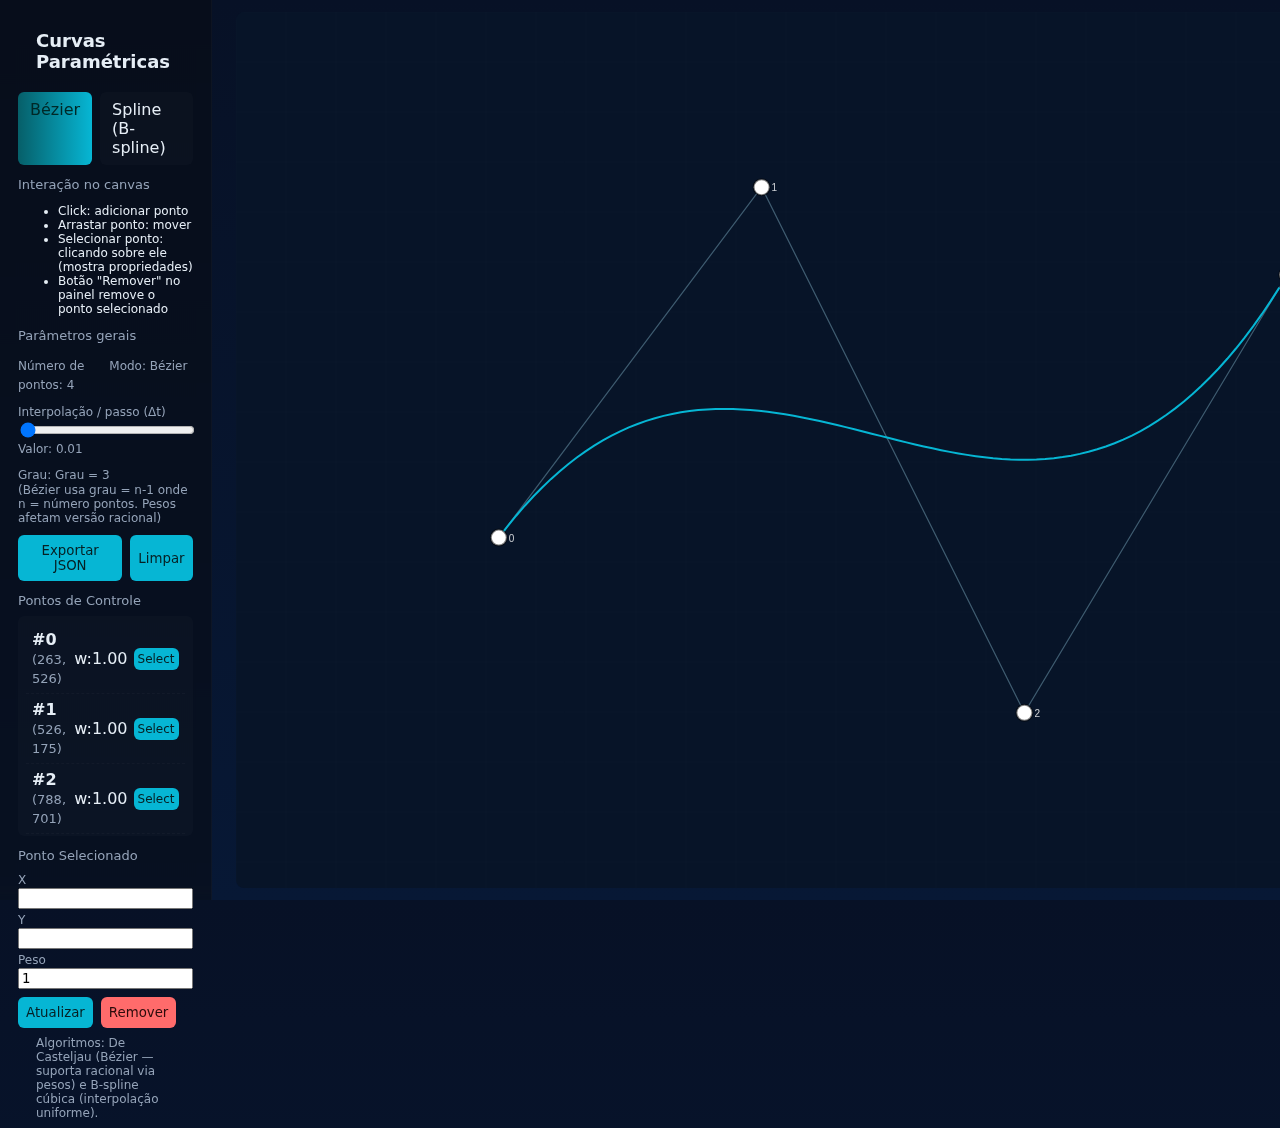
<file: curvas/index.html>
<!DOCTYPE html>
<html lang="pt-BR">
  <head>
    <meta charset="utf-8" />
    <meta name="viewport" content="width=device-width, initial-scale=1" />
    <title>
      Curvas Paramétricas — Bézier & Spline (De Casteljau / B-spline)
    </title>
    <link rel="stylesheet" href="styles.css" />
  </head>
  <body>
    <div class="sidebar">
      <header>
        <h1>Curvas Paramétricas</h1>
      </header>

      <div class="tabs" role="tablist">
        <div class="tab active" id="tab-bezier">Bézier</div>
        <div class="tab" id="tab-spline">Spline (B-spline)</div>
      </div>

      <section style="margin-top: 12px">
        <div class="muted">Interação no canvas</div>
        <ul class="small">
          <li>Click: adicionar ponto</li>
          <li>Arrastar ponto: mover</li>
          <li>Selecionar ponto: clicando sobre ele (mostra propriedades)</li>
          <li>Botão "Remover" no painel remove o ponto selecionado</li>
        </ul>
      </section>

      <section style="margin-top: 12px">
        <div class="muted">Parâmetros gerais</div>
        <div class="controls">
          <div>
            <label>Número de pontos: <span id="count">0</span></label>
          </div>
          <div>
            <label>Modo: <span id="modeView">Bézier</span></label>
          </div>
        </div>

        <div style="margin-top: 8px">
          <label>Interpolação / passo (Δt)</label>
          <input
            id="step"
            type="range"
            min="0.011"
            max="0.05"
            step="0.001"
            value="0.01"
          />
          <div class="small muted">Valor: <span id="stepVal">0.01</span></div>
        </div>

        <div style="margin-top: 8px" id="bezierPanel">
          <label>Grau: <span id="degLabel">Auto (n-1)</span></label>
          <div class="small muted">
            (Bézier usa grau = n-1 onde n = número pontos. Pesos afetam versão
            racional)
          </div>
        </div>

        <div style="margin-top: 8px" id="splinePanel" hidden>
          <label>Grau B-spline:</label>
          <select id="splineDegree">
            <option value="2">2 (quadrática)</option>
            <option value="3" selected>3 (cúbica)</option>
            <option value="4">4</option>
          </select>
        </div>

        <div style="margin-top: 10px" class="row">
          <button class="btn" id="exportBtn">Exportar JSON</button>
          <button class="btn" id="clearBtn">Limpar</button>
        </div>
      </section>

      <section style="margin-top: 12px">
        <div class="muted">Pontos de Controle</div>
        <div class="list" id="pointsList"></div>
      </section>

      <section style="margin-top: 12px">
        <div class="muted">Ponto Selecionado</div>
        <div style="margin-top: 6px">
          <label>X</label>
          <input id="selX" type="number" step="1" />
          <label>Y</label>
          <input id="selY" type="number" step="1" />
          <label>Peso</label>
          <input id="selW" type="number" step="0.1" value="1" />
          <div style="margin-top: 8px" class="row">
            <button class="btn" id="updatePt">Atualizar</button>
            <button class="btn danger" id="removePt">Remover</button>
          </div>
        </div>
      </section>

      <footer>
        <div class="small muted">
          Algoritmos: De Casteljau (Bézier — suporta racional via pesos) e
          B-spline cúbica (interpolação uniforme).
        </div>
      </footer>
    </div>

    <div class="main">
      <div class="canvas-wrap">
        <canvas id="c" width="1200" height="800"></canvas>
      </div>
    </div>

    <script src="script.js"></script>
  </body>
</html>
</file>
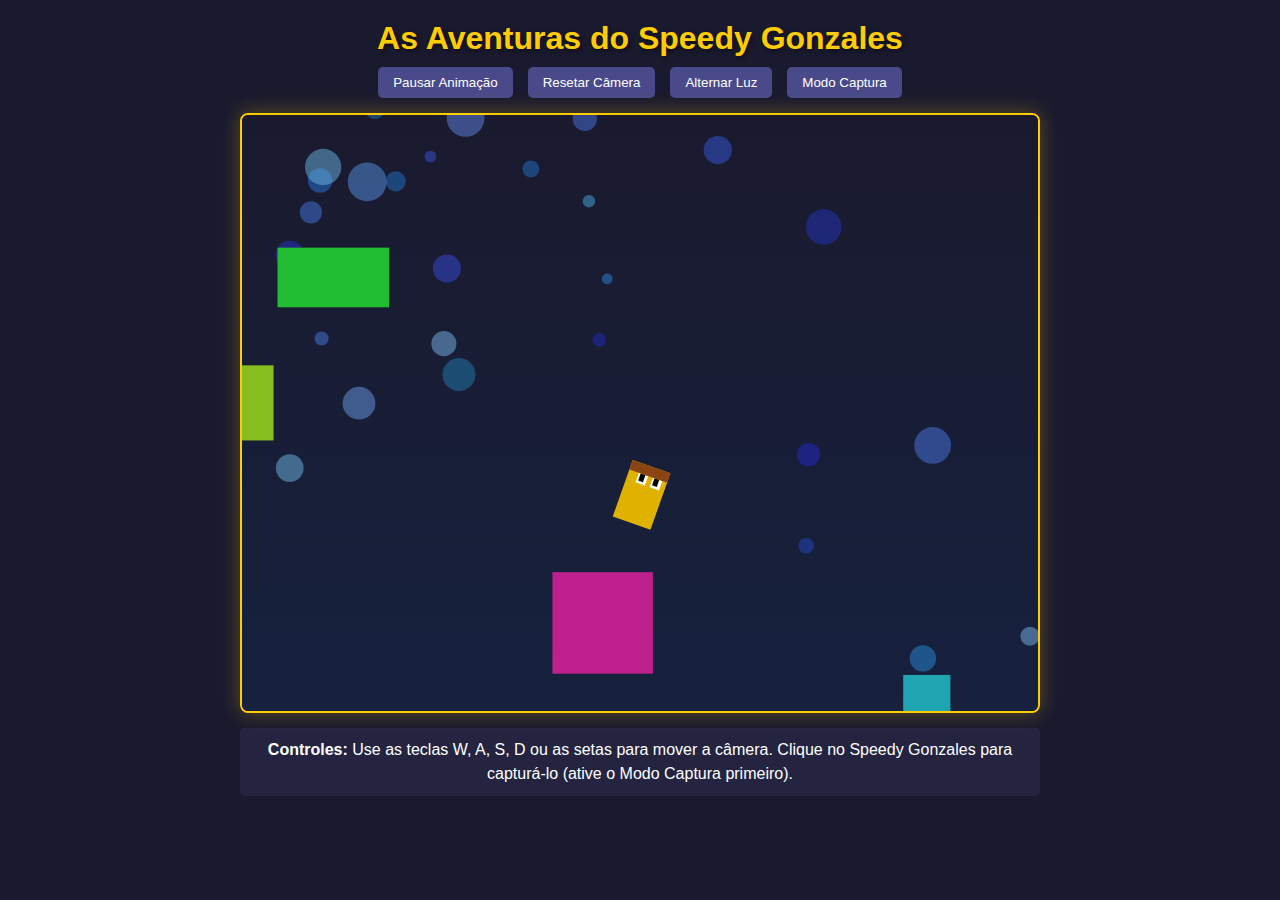
<file: ligeirinho/index.html>
<!DOCTYPE html>
<html lang="pt-BR">
  <head>
    <meta charset="UTF-8" />
    <meta name="viewport" content="width=device-width, initial-scale=1.0" />
    <title>Speedy Gonzales - Cena Animada</title>
    <link rel="stylesheet" href="styles.css" />
  </head>
  <body>
    <h1>As Aventuras do Speedy Gonzales</h1>

    <div class="controls">
      <button id="toggleAnimation">Pausar Animação</button>
      <button id="resetCamera">Resetar Câmera</button>
      <button id="toggleLight">Alternar Luz</button>
      <button id="captureMode">Modo Captura</button>
    </div>

    <div class="container">
      <canvas id="gameCanvas" width="800" height="600"></canvas>
      <div class="capture-message" id="captureMessage">Me capturaram!</div>
      <div class="cat-paw" id="catPaw"></div>
    </div>

    <div class="instructions">
      <p>
        <strong>Controles:</strong> Use as teclas W, A, S, D ou as setas para
        mover a câmera. Clique no Speedy Gonzales para capturá-lo (ative o Modo
        Captura primeiro).
      </p>
    </div>

    <script src="script.js"></script>
  </body>
</html>
</file>
<file: curvas/styles.css>
:root {
  --bg: #0f1720;
  --panel: #0b1220;
  --accent: #06b6d4;
  --muted: #94a3b8;
  --card: #0b1220;
}
* {
  box-sizing: border-box;
  font-family: Inter, system-ui, sans-serif;
}
body {
  margin: 0;
  height: 100vh;
  display: flex;
  gap: 12px;
  background: linear-gradient(180deg, #071126 0%, #071835 100%);
  color: #e6eef6;
}
.sidebar {
  width: 360px;
  padding: 18px;
  background: rgba(8, 12, 20, 0.6);
  backdrop-filter: blur(6px);
  border-right: 1px solid rgba(255, 255, 255, 0.03);
}
.main {
  flex: 1;
  display: flex;
  flex-direction: column;
}
header {
  display: flex;
  align-items: center;
  gap: 12px;
  padding: 12px 18px;
}
h1 {
  font-size: 18px;
  margin: 0;
}
.canvas-wrap {
  flex: 1;
  display: flex;
  align-items: stretch;
  padding: 12px;
}
canvas {
  flex: 1;
  border-radius: 8px;
  background: #071428;
  display: block;
}
.controls {
  margin-top: 12px;
  display: grid;
  grid-template-columns: 1fr 1fr;
  gap: 8px;
}
label {
  font-size: 12px;
  color: var(--muted);
}
.btn {
  background: var(--accent);
  color: #062024;
  padding: 8px;
  border-radius: 6px;
  border: none;
  cursor: pointer;
}
.muted {
  color: var(--muted);
  font-size: 13px;
}
.list {
  margin-top: 8px;
  background: rgba(255, 255, 255, 0.02);
  padding: 8px;
  border-radius: 6px;
  max-height: 220px;
  overflow: auto;
}
input[type="number"],
input[type="range"],
select {
  width: 100%;
}
.row {
  display: flex;
  gap: 8px;
}
.tabs {
  display: flex;
  gap: 8px;
  margin-top: 8px;
}
.tab {
  padding: 8px 12px;
  background: rgba(255, 255, 255, 0.02);
  border-radius: 6px;
  cursor: pointer;
}
.tab.active {
  background: linear-gradient(90deg, #065f69, #06b6d4);
  color: #002827;
}
.small {
  font-size: 12px;
}
footer {
  padding: 8px 18px;
  color: var(--muted);
  font-size: 13px;
}
.point-item {
  display: flex;
  align-items: center;
  justify-content: space-between;
  padding: 6px;
  border-bottom: 1px dashed rgba(255, 255, 255, 0.03);
}
.kvs {
  display: flex;
  gap: 6px;
  align-items: center;
}
.danger {
  background: #ff6b6b;
  color: #2b0b0b;
}
</file>
<file: ligeirinho/styles.css>
* {
  margin: 0;
  padding: 0;
  box-sizing: border-box;
}

body {
  background-color: #1a1a2e;
  color: #fff;
  font-family: "Arial", sans-serif;
  display: flex;
  flex-direction: column;
  align-items: center;
  padding: 20px;
  overflow: hidden;
}

h1 {
  margin-bottom: 10px;
  color: #ffcc00;
  text-shadow: 2px 2px 4px rgba(0, 0, 0, 0.5);
}

.controls {
  display: flex;
  gap: 15px;
  margin-bottom: 15px;
  flex-wrap: wrap;
  justify-content: center;
}

button {
  background-color: #4a4a8a;
  color: white;
  border: none;
  padding: 8px 15px;
  border-radius: 5px;
  cursor: pointer;
  transition: background-color 0.3s;
}

button:hover {
  background-color: #5a5aaa;
}

.container {
  position: relative;
  width: 800px;
  height: 600px;
  border: 2px solid #ffcc00;
  border-radius: 8px;
  overflow: hidden;
  box-shadow: 0 0 20px rgba(255, 204, 0, 0.3);
}

#gameCanvas {
  background-color: #2a2a4a;
  display: block;
}

.instructions {
  margin-top: 15px;
  text-align: center;
  max-width: 800px;
  line-height: 1.5;
  background-color: rgba(42, 42, 74, 0.7);
  padding: 10px;
  border-radius: 5px;
}

.capture-message {
  position: absolute;
  top: 50%;
  left: 50%;
  transform: translate(-50%, -50%);
  background-color: rgba(0, 0, 0, 0.8);
  color: #ffcc00;
  padding: 20px;
  border-radius: 10px;
  text-align: center;
  display: none;
  z-index: 10;
  font-size: 24px;
  font-weight: bold;
}

.cat-paw {
  position: absolute;
  width: 80px;
  height: 80px;
  background-image: url('data:image/svg+xml;utf8,<svg xmlns="http://www.w3.org/2000/svg" viewBox="0 0 100 100"><circle cx="50" cy="30" r="20" fill="%23ff9966"/><circle cx="30" cy="60" r="15" fill="%23ff9966"/><circle cx="50" cy="70" r="15" fill="%23ff9966"/><circle cx="70" cy="60" r="15" fill="%23ff9966"/></svg>');
  background-size: contain;
  pointer-events: none;
  display: none;
  z-index: 5;
}
</file>
